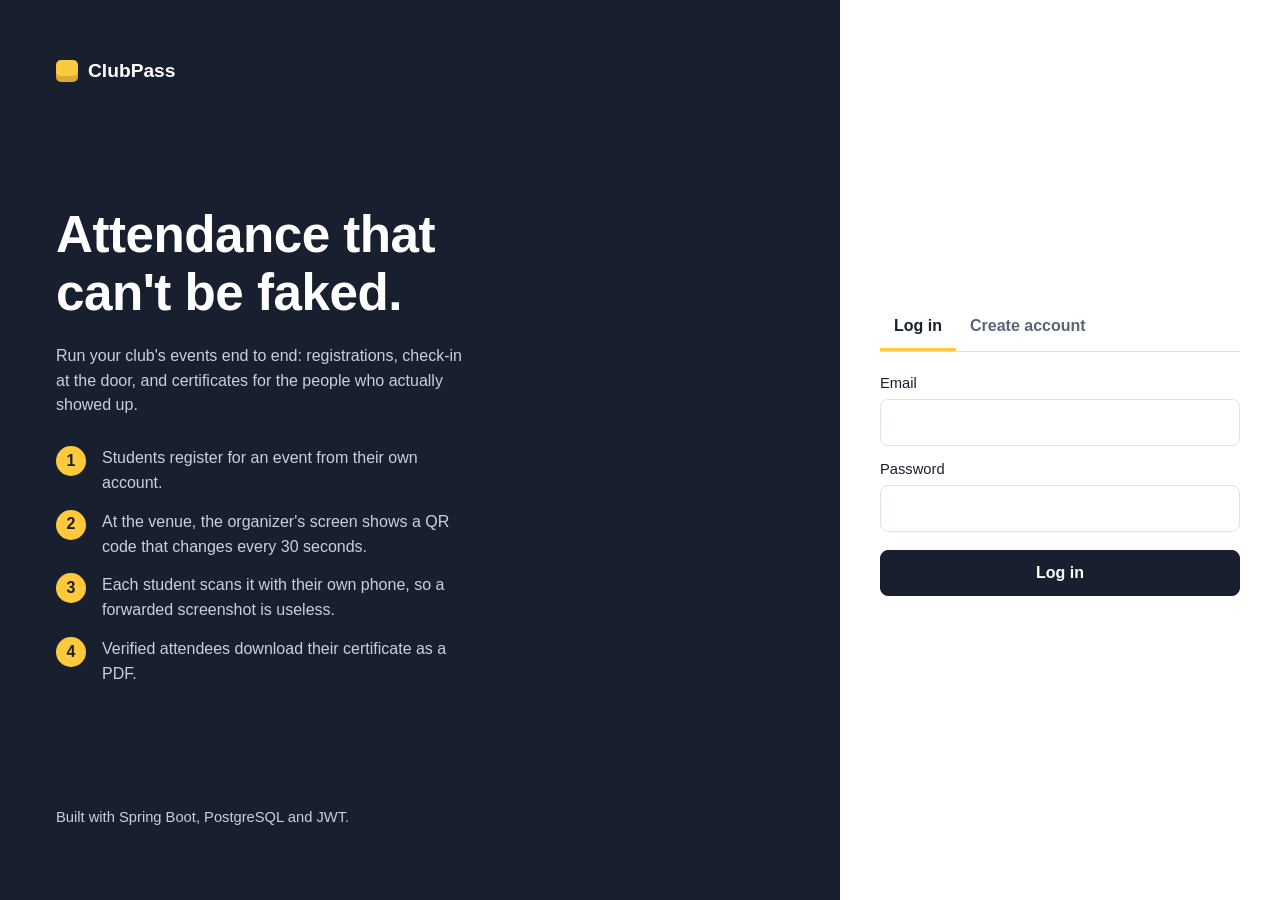
<file: src/main/resources/static/index.html>
<!DOCTYPE html>
<html lang="en">
<head>
  <meta charset="UTF-8">
  <meta http-equiv="refresh" content="0; url=login.html">
  <title>ClubPass</title>
</head>
<body>
  <a href="login.html">Open ClubPass</a>
</body>
</html>
</file>
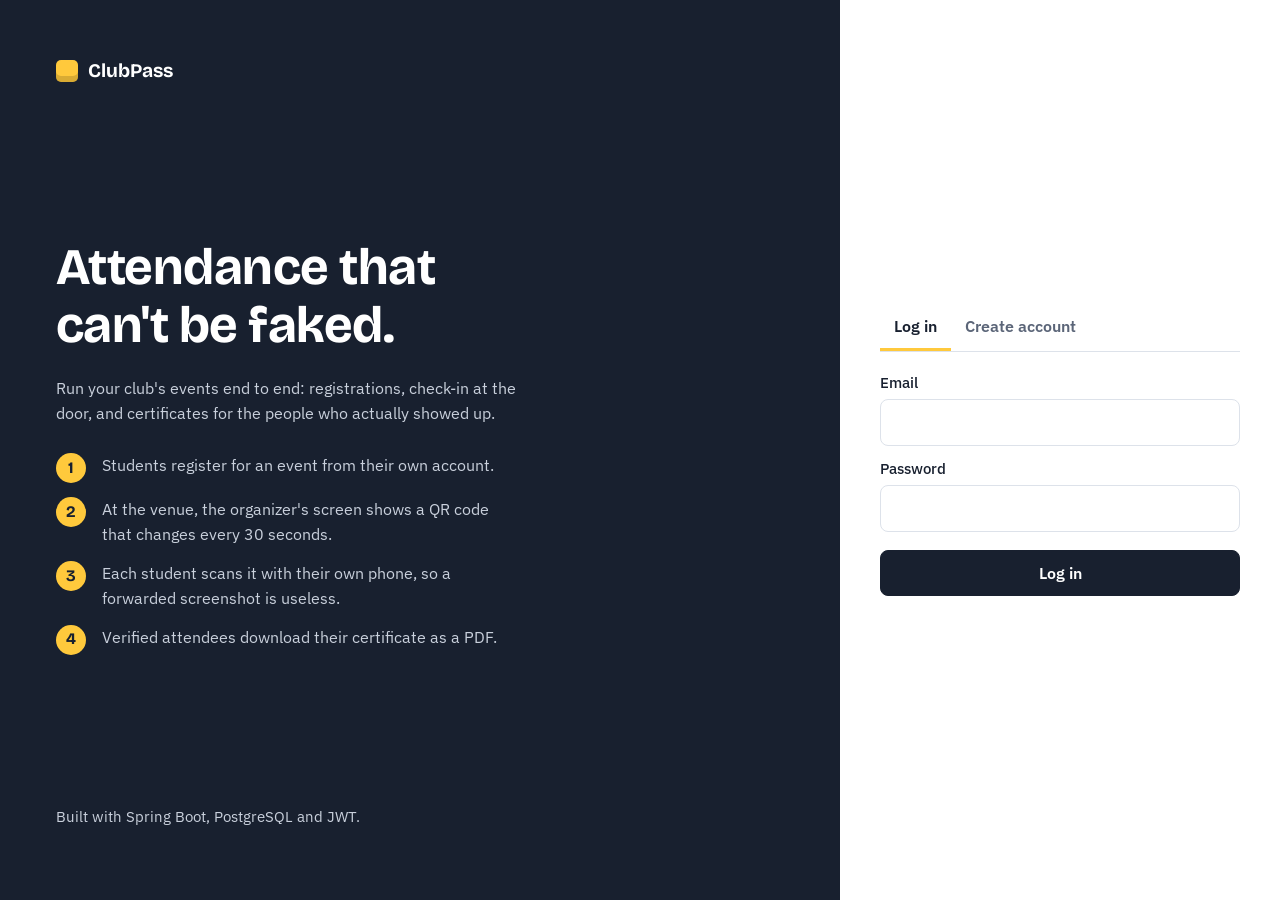
<file: src/main/resources/static/login.html>
<!DOCTYPE html>
<html lang="en">
<head>
  <meta charset="UTF-8">
  <meta name="viewport" content="width=device-width, initial-scale=1">
  <title>ClubPass · Sign in</title>
  <link rel="stylesheet" href="css/app.css">
</head>
<body>
<main class="auth">
  <section class="auth-story">
    <div class="brand"><span class="brand-mark"></span>ClubPass</div>
    <div>
      <h1>Attendance that can't be faked.</h1>
      <p>Run your club's events end to end: registrations, check-in at the door, and certificates for the people who actually showed up.</p>
      <ol class="steps">
        <li><b>1</b><span>Students register for an event from their own account.</span></li>
        <li><b>2</b><span>At the venue, the organizer's screen shows a QR code that changes every 30 seconds.</span></li>
        <li><b>3</b><span>Each student scans it with their own phone, so a forwarded screenshot is useless.</span></li>
        <li><b>4</b><span>Verified attendees download their certificate as a PDF.</span></li>
      </ol>
    </div>
    <p class="hint">Built with Spring Boot, PostgreSQL and JWT.</p>
  </section>

  <section class="auth-form">
    <div class="tabs" role="tablist">
      <button role="tab" id="tab-login" aria-selected="true">Log in</button>
      <button role="tab" id="tab-register" aria-selected="false">Create account</button>
    </div>

    <form id="login-form" novalidate>
      <label for="login-email">Email</label>
      <input id="login-email" type="email" autocomplete="email" required>
      <label for="login-password">Password</label>
      <input id="login-password" type="password" autocomplete="current-password" required>
      <button type="submit" class="full">Log in</button>
    </form>

    <form id="register-form" hidden novalidate>
      <label for="reg-name">Full name</label>
      <input id="reg-name" autocomplete="name" required>
      <label for="reg-email">Email</label>
      <input id="reg-email" type="email" autocomplete="email" required>
      <label for="reg-password">Password</label>
      <input id="reg-password" type="password" autocomplete="new-password" minlength="6" required>
      <label>I am joining as</label>
      <div class="roles">
        <label><input type="radio" name="role" value="ATTENDEE" checked>Student</label>
        <label><input type="radio" name="role" value="ORGANIZER">Club organizer</label>
      </div>
      <button type="submit" class="full">Create account</button>
    </form>

    <div id="msg" class="msg" role="alert"></div>
  </section>
</main>

<script src="js/api.js"></script>
<script>
  // Already signed in? Skip straight to the right dashboard.
  if (Session.token && Session.role) redirectByRole(Session.role);

  const msg = document.getElementById('msg');
  const tabLogin = document.getElementById('tab-login');
  const tabRegister = document.getElementById('tab-register');
  const loginForm = document.getElementById('login-form');
  const registerForm = document.getElementById('register-form');

  function showTab(register) {
    tabLogin.setAttribute('aria-selected', String(!register));
    tabRegister.setAttribute('aria-selected', String(register));
    loginForm.hidden = register;
    registerForm.hidden = !register;
    hideMsg(msg);
  }
  tabLogin.addEventListener('click', () => showTab(false));
  tabRegister.addEventListener('click', () => showTab(true));

  function redirectByRole(role) {
    window.location.replace(role === 'ORGANIZER' ? 'organizer.html' : 'attendee.html');
  }

  loginForm.addEventListener('submit', async e => {
    e.preventDefault();
    hideMsg(msg);
    try {
      const data = await api('/api/auth/login', {
        method: 'POST',
        body: {
          email: document.getElementById('login-email').value,
          password: document.getElementById('login-password').value
        }
      });
      Session.save(data);
      redirectByRole(data.role);
    } catch (err) {
      showMsg(msg, err.message);
    }
  });

  registerForm.addEventListener('submit', async e => {
    e.preventDefault();
    hideMsg(msg);
    const password = document.getElementById('reg-password').value;
    if (password.length < 6) {
      showMsg(msg, 'Use a password of at least 6 characters.');
      return;
    }
    try {
      const data = await api('/api/auth/register', {
        method: 'POST',
        body: {
          name: document.getElementById('reg-name').value,
          email: document.getElementById('reg-email').value,
          password,
          role: document.querySelector('input[name="role"]:checked').value
        }
      });
      Session.save(data);
      redirectByRole(data.role);
    } catch (err) {
      showMsg(msg, err.message);
    }
  });
</script>
</body>
</html>
</file>
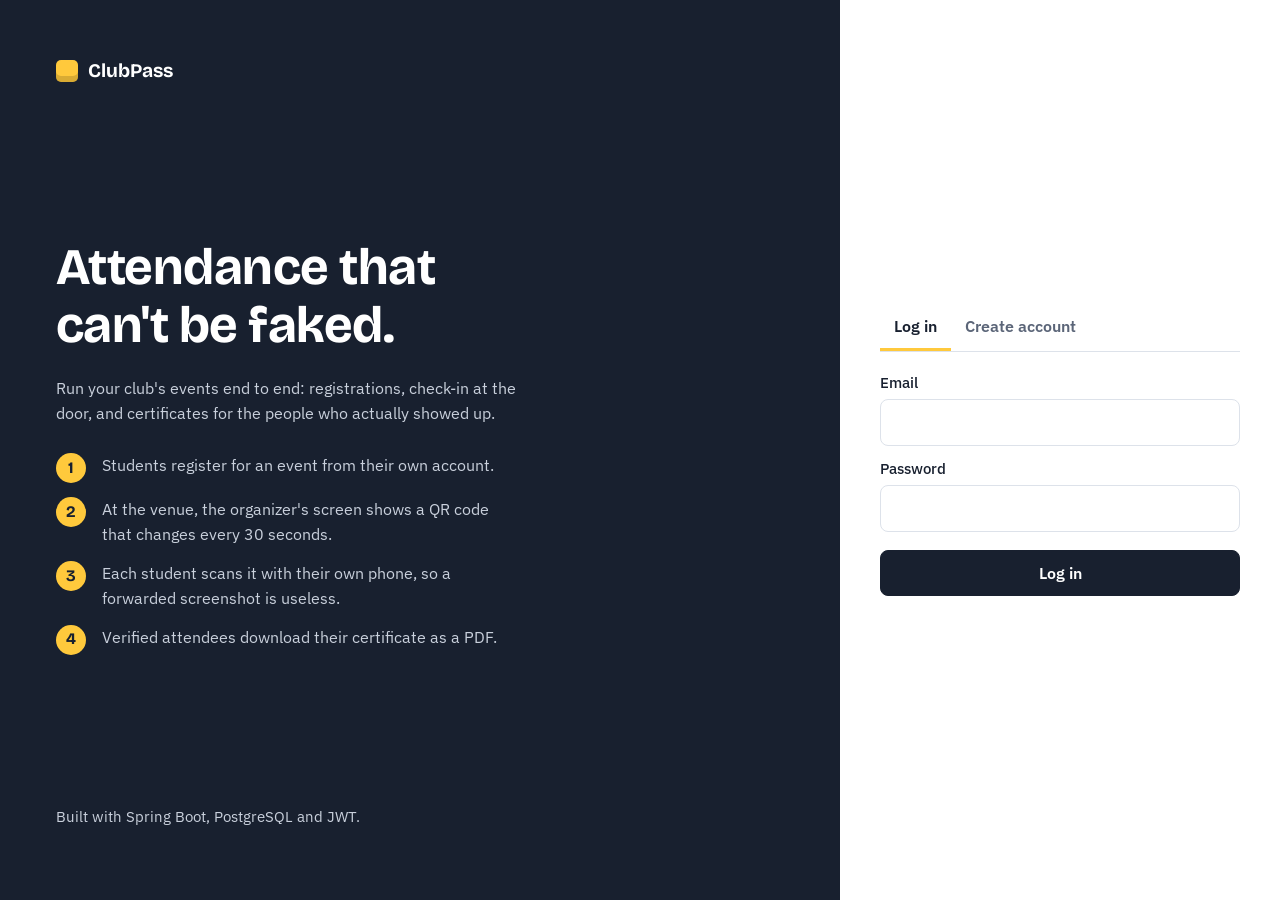
<file: src/main/resources/static/organizer.html>
<!DOCTYPE html>
<html lang="en">
<head>
  <meta charset="UTF-8">
  <meta name="viewport" content="width=device-width, initial-scale=1">
  <title>ClubPass · Organizer</title>
  <link rel="stylesheet" href="css/app.css">
</head>
<body>
<header class="topbar">
  <div class="brand"><span class="brand-mark"></span>ClubPass</div>
  <div class="who"><span>Organizer <strong id="who-name"></strong></span><button class="link" id="logout">Log out</button></div>
</header>

<main class="page">
  <div class="columns">
    <aside>
      <section class="panel">
        <h2>New club</h2>
        <form id="club-form" novalidate>
          <label for="club-name">Club name</label>
          <input id="club-name" required maxlength="255">
          <label for="club-desc">What the club does</label>
          <textarea id="club-desc" maxlength="500"></textarea>
          <button type="submit" class="full secondary">Create club</button>
        </form>
        <div id="club-msg" class="msg" role="status"></div>
      </section>

      <section class="panel">
        <h2>New event</h2>
        <form id="event-form" novalidate>
          <label for="ev-club">Club</label>
          <select id="ev-club" required></select>
          <label for="ev-title">Title</label>
          <input id="ev-title" required>
          <label for="ev-desc">Description</label>
          <textarea id="ev-desc" maxlength="1000"></textarea>
          <label for="ev-location">Venue</label>
          <input id="ev-location" required>
          <div class="row">
            <div>
              <label for="ev-date">Starts</label>
              <input id="ev-date" type="datetime-local" required>
            </div>
            <div>
              <label for="ev-cap">Seats</label>
              <input id="ev-cap" type="number" min="1" value="50" required>
            </div>
          </div>
          <button type="submit" class="full">Create event</button>
        </form>
        <div id="event-msg" class="msg" role="status"></div>
      </section>
    </aside>

    <section class="panel">
      <h2>Your events</h2>
      <p class="hint">Open the live check-in on the venue screen when the event starts. The code changes every 30 seconds.</p>
      <div id="events"></div>
    </section>
  </div>
</main>

<!-- Live check-in pass -->
<div class="pass-overlay" id="pass" role="dialog" aria-modal="true" aria-labelledby="pass-title">
  <div class="pass">
    <div class="pass-stub">
      <h2 id="pass-title"></h2>
      <p class="meta" id="pass-meta"></p>
      <div class="qr-frame"><img id="qr" alt="Live check-in QR code"></div>
      <div class="ring" aria-live="off">
        <svg width="40" height="40" viewBox="0 0 40 40">
          <circle class="track" cx="20" cy="20" r="16"></circle>
          <circle class="bar" id="ring-bar" cx="20" cy="20" r="16" stroke-dasharray="100.5" stroke-dashoffset="0"></circle>
        </svg>
        <span>New code in <span id="ring-secs">30</span>s</span>
      </div>
    </div>
    <div class="pass-body">
      <h2>Scan to check in</h2>
      <p class="hint">Students open ClubPass on their phone, tap "Check in" on this event and scan the code.</p>
      <div class="counts">
        <div><b id="count-in">0</b><span>checked in</span></div>
        <div><b id="count-reg">0</b><span>registered</span></div>
      </div>
      <ul class="roster" id="roster"></ul>
      <button class="secondary pass-close" id="pass-close">Close check-in</button>
    </div>
  </div>
</div>

<script src="js/api.js"></script>
<script>
  if (Session.require('ORGANIZER')) init();

  async function init() {
    fillTopbar();
    document.getElementById('club-form').addEventListener('submit', createClub);
    document.getElementById('event-form').addEventListener('submit', createEvent);
    document.getElementById('pass-close').addEventListener('click', closePass);
    document.addEventListener('keydown', e => { if (e.key === 'Escape') closePass(); });
    await Promise.all([loadClubs(), loadEvents()]);
  }

  // ---------- clubs ----------
  async function loadClubs() {
    const select = document.getElementById('ev-club');
    try {
      const clubs = await api('/api/clubs/mine');
      select.innerHTML = clubs.length
        ? clubs.map(c => `<option value="${c.id}">${escapeHtml(c.name)}</option>`).join('')
        : '<option value="">Create a club first</option>';
    } catch (err) {
      select.innerHTML = '<option value="">Could not load clubs</option>';
    }
  }

  async function createClub(e) {
    e.preventDefault();
    const msg = document.getElementById('club-msg');
    hideMsg(msg);
    try {
      const club = await api('/api/clubs', {
        method: 'POST',
        body: {
          name: document.getElementById('club-name').value,
          description: document.getElementById('club-desc').value
        }
      });
      e.target.reset();
      showMsg(msg, `Created ${club.name}.`, 'ok');
      await loadClubs();
      document.getElementById('ev-club').value = club.id;
    } catch (err) {
      showMsg(msg, err.message);
    }
  }

  // ---------- events ----------
  let events = [];

  async function loadEvents() {
    const box = document.getElementById('events');
    try {
      events = await api('/api/events/mine');
      if (!events.length) {
        box.innerHTML = '<p class="empty">No events yet. Create a club, then add your first event on the left.</p>';
        return;
      }
      box.innerHTML = events.map(ev => {
        const pct = Math.min(100, Math.round(ev.registeredCount / ev.capacity * 100));
        return `
        <article class="event">
          <div class="date-chip"><span class="d">${fmt.day(ev.eventDate)}</span><span class="m">${fmt.month(ev.eventDate)}</span></div>
          <div>
            <h3>${escapeHtml(ev.title)}</h3>
            <div class="meta">${escapeHtml(ev.clubName)}, ${escapeHtml(ev.location)}, ${fmt.time(ev.eventDate)}</div>
            <div class="meta">${ev.registeredCount} of ${ev.capacity} seats taken</div>
            <div class="capacity"><span style="width:${pct}%"></span></div>
          </div>
          <div class="actions">
            <button class="accent" data-live="${ev.id}">Start live check-in</button>
          </div>
        </article>`;
      }).join('');
      box.querySelectorAll('[data-live]').forEach(b =>
        b.addEventListener('click', () => openPass(Number(b.dataset.live))));
    } catch (err) {
      box.innerHTML = `<p class="empty">${escapeHtml(err.message)}</p>`;
    }
  }

  async function createEvent(e) {
    e.preventDefault();
    const msg = document.getElementById('event-msg');
    hideMsg(msg);
    const clubId = document.getElementById('ev-club').value;
    if (!clubId) { showMsg(msg, 'Create a club before adding events.'); return; }
    const date = document.getElementById('ev-date').value;
    if (!date) { showMsg(msg, 'Pick when the event starts.'); return; }
    try {
      const ev = await api('/api/events', {
        method: 'POST',
        body: {
          clubId: Number(clubId),
          title: document.getElementById('ev-title').value,
          description: document.getElementById('ev-desc').value,
          location: document.getElementById('ev-location').value,
          eventDate: date.length === 16 ? date + ':00' : date,
          capacity: Number(document.getElementById('ev-cap').value)
        }
      });
      e.target.reset();
      document.getElementById('ev-cap').value = 50;
      await loadClubs();
      showMsg(msg, `Created ${ev.title}.`, 'ok');
      await loadEvents();
    } catch (err) {
      showMsg(msg, err.message);
    }
  }

  // ---------- live check-in pass ----------
  const RING = 100.5; // circumference for r=16
  let liveEventId = null, qrTimer = null, tickTimer = null, rosterTimer = null;
  let secondsLeft = 30, windowSecs = 30, seen = new Set();

  async function openPass(eventId) {
    const ev = events.find(x => x.id === eventId);
    liveEventId = eventId;
    seen = new Set();
    document.getElementById('pass-title').textContent = ev ? ev.title : 'Live check-in';
    document.getElementById('pass-meta').textContent = ev ? `${ev.clubName}, ${ev.location}` : '';
    document.getElementById('roster').innerHTML = '';
    document.getElementById('pass').classList.add('show');
    document.getElementById('pass-close').focus();
    await refreshQr();
    await refreshRoster();
    tickTimer = setInterval(tick, 1000);
    rosterTimer = setInterval(refreshRoster, 4000);
  }

  function closePass() {
    if (!liveEventId) return;
    clearTimeout(qrTimer); clearInterval(tickTimer); clearInterval(rosterTimer);
    liveEventId = null;
    document.getElementById('pass').classList.remove('show');
    document.getElementById('qr').removeAttribute('src');
    loadEvents();
  }

  async function refreshQr() {
    if (!liveEventId) return;
    try {
      const res = await api(`/api/events/${liveEventId}/live-qr-image`, { raw: true });
      secondsLeft = Number(res.headers.get('X-Expires-In')) || 30;
      const blob = await res.blob();
      const img = document.getElementById('qr');
      if (img.src) URL.revokeObjectURL(img.src);
      img.src = URL.createObjectURL(blob);
      paintRing();
      // fetch the next code right after this one rotates
      clearTimeout(qrTimer);
      qrTimer = setTimeout(refreshQr, secondsLeft * 1000 + 300);
    } catch (err) {
      alert(err.message);
      closePass();
    }
  }

  function tick() {
    secondsLeft = Math.max(0, secondsLeft - 1);
    paintRing();
  }

  function paintRing() {
    document.getElementById('ring-secs').textContent = secondsLeft;
    document.getElementById('ring-bar').style.strokeDashoffset = RING * (1 - secondsLeft / windowSecs);
  }

  async function refreshRoster() {
    if (!liveEventId) return;
    try {
      const people = await api(`/api/events/${liveEventId}/attendees`);
      const inList = people.filter(p => p.attended)
        .sort((a, b) => new Date(b.attendedAt) - new Date(a.attendedAt));
      document.getElementById('count-in').textContent = inList.length;
      document.getElementById('count-reg').textContent = people.length;
      document.getElementById('roster').innerHTML = inList.length
        ? inList.map(p => `<li class="${seen.has(p.registrationId) ? '' : 'new'}">
              <span>${escapeHtml(p.name)}</span><span class="meta">${fmt.time(p.attendedAt)}</span></li>`).join('')
        : '<li><span class="meta">Check-ins will appear here as students scan.</span></li>';
      inList.forEach(p => seen.add(p.registrationId));
    } catch (_) { /* keep the last roster on a transient error */ }
  }
</script>
</body>
</html>
</file>
<file: src/main/resources/static/css/app.css>
@import url('https://fonts.googleapis.com/css2?family=Bricolage+Grotesque:opsz,wght@12..96,500;12..96,700&family=IBM+Plex+Sans:wght@400;500;600&display=swap');

:root {
  --ink: #18202f;
  --ink-soft: #5b6578;
  --paper: #f3f5f8;
  --surface: #ffffff;
  --line: #dde2ea;
  --band: #ffc93c;        /* wristband yellow: the one accent */
  --band-deep: #8a6400;
  --ok: #1e7a50;
  --ok-bg: #e4f4ec;
  --bad: #b23a26;
  --bad-bg: #fbe9e5;
  --radius: 10px;
  --display: 'Bricolage Grotesque', 'Segoe UI', sans-serif;
  --body: 'IBM Plex Sans', 'Segoe UI', sans-serif;
}

* { box-sizing: border-box; }

html, body { margin: 0; }

body {
  font-family: var(--body);
  font-size: 16px;
  line-height: 1.55;
  color: var(--ink);
  background: var(--paper);
}

h1, h2, h3 {
  font-family: var(--display);
  font-weight: 700;
  line-height: 1.15;
  margin: 0 0 .4em;
  letter-spacing: -0.01em;
}
h1 { font-size: 2.1rem; }
h2 { font-size: 1.4rem; }
h3 { font-size: 1.1rem; }

p { margin: 0 0 1em; }

a { color: var(--ink); }

:focus-visible { outline: 3px solid var(--band); outline-offset: 2px; }

/* ---------- top bar ---------- */
.topbar {
  display: flex;
  align-items: center;
  justify-content: space-between;
  gap: 16px;
  padding: 14px 24px;
  background: var(--ink);
  color: #fff;
}
.brand {
  font-family: var(--display);
  font-weight: 700;
  font-size: 1.2rem;
  display: flex;
  align-items: center;
  gap: 10px;
}
.brand-mark {
  width: 22px; height: 22px;
  border-radius: 5px;
  background: var(--band);
  box-shadow: inset 0 -6px 0 rgba(0,0,0,.15);
}
.who { display: flex; align-items: center; gap: 14px; font-size: .95rem; color: #c9d0dc; }
.who strong { color: #fff; font-weight: 500; }

/* ---------- layout ---------- */
.page { max-width: 1080px; margin: 0 auto; padding: 32px 24px 64px; }
.columns { display: grid; grid-template-columns: 340px 1fr; gap: 32px; align-items: start; }
.columns.even { grid-template-columns: 1fr 1fr; }
@media (max-width: 860px) { .columns, .columns.even { grid-template-columns: 1fr; } }

.panel {
  background: var(--surface);
  border: 1px solid var(--line);
  border-radius: var(--radius);
  padding: 22px;
  margin-bottom: 24px;
}
.panel > h2 { margin-bottom: 14px; }
.hint { color: var(--ink-soft); font-size: .92rem; }

/* ---------- forms ---------- */
label { display: block; font-weight: 500; font-size: .92rem; margin: 12px 0 4px; }
input, select, textarea {
  width: 100%;
  font: inherit;
  padding: 10px 12px;
  border: 1px solid var(--line);
  border-radius: 8px;
  background: #fff;
  color: var(--ink);
}
input:focus, select:focus, textarea:focus { outline: none; border-color: var(--ink); box-shadow: 0 0 0 3px rgba(255,201,60,.55); }
textarea { resize: vertical; min-height: 70px; }
.row { display: grid; grid-template-columns: 1fr 1fr; gap: 12px; }

button, .btn {
  font: inherit;
  font-weight: 600;
  border: 1px solid var(--ink);
  background: var(--ink);
  color: #fff;
  border-radius: 8px;
  padding: 10px 16px;
  cursor: pointer;
  text-decoration: none;
  display: inline-block;
}
button:hover { background: #2a3550; }
button.secondary { background: #fff; color: var(--ink); }
button.secondary:hover { background: var(--paper); }
button.accent { background: var(--band); border-color: var(--band-deep); color: var(--ink); }
button.accent:hover { background: #ffd666; }
button.link { background: none; border: none; color: #c9d0dc; padding: 0; text-decoration: underline; font-weight: 500; }
button:disabled { opacity: .5; cursor: not-allowed; }
.full { width: 100%; margin-top: 18px; }

/* ---------- messages ---------- */
.msg { margin-top: 12px; padding: 10px 12px; border-radius: 8px; font-size: .94rem; display: none; }
.msg.show { display: block; }
.msg.error { background: var(--bad-bg); color: var(--bad); }
.msg.ok { background: var(--ok-bg); color: var(--ok); }

/* ---------- event list ---------- */
.event {
  display: grid;
  grid-template-columns: 74px 1fr auto;
  gap: 18px;
  align-items: center;
  padding: 16px 0;
  border-top: 1px solid var(--line);
}
.event:first-of-type { border-top: none; }
.date-chip {
  text-align: center;
  border: 2px solid var(--ink);
  border-radius: 8px;
  padding: 6px 0;
  line-height: 1.1;
}
.date-chip .d { font-family: var(--display); font-size: 1.6rem; font-weight: 700; display: block; }
.date-chip .m { font-size: .8rem; color: var(--ink-soft); }
.event h3 { margin: 0 0 2px; }
.meta { color: var(--ink-soft); font-size: .92rem; }
.actions { display: flex; gap: 8px; flex-wrap: wrap; justify-content: flex-end; }
@media (max-width: 600px) {
  .event { grid-template-columns: 60px 1fr; }
  .actions { grid-column: 1 / -1; justify-content: flex-start; }
}

.tag { display: inline-block; font-size: .82rem; font-weight: 600; padding: 3px 9px; border-radius: 99px; }
.tag.ok { background: var(--ok-bg); color: var(--ok); }
.tag.wait { background: #eef1f6; color: var(--ink-soft); }
.tag.full { background: var(--bad-bg); color: var(--bad); }

.capacity { height: 5px; background: #eef1f6; border-radius: 3px; margin-top: 8px; max-width: 220px; overflow: hidden; }
.capacity > span { display: block; height: 100%; background: var(--ink); }

.empty { color: var(--ink-soft); padding: 18px 0 6px; }

/* ---------- the live pass (the one bold element) ---------- */
.pass-overlay {
  position: fixed; inset: 0;
  background: rgba(24,32,47,.86);
  display: none;
  align-items: center; justify-content: center;
  padding: 20px;
  z-index: 50;
  overflow-y: auto;
}
.pass-overlay.show { display: flex; }
.pass {
  width: min(960px, 100%);
  background: var(--surface);
  border-radius: 16px;
  display: grid;
  grid-template-columns: minmax(0, 1.1fr) minmax(0, 1fr);
  overflow: hidden;
}
@media (max-width: 820px) { .pass { grid-template-columns: 1fr; } }
.pass-stub {
  background: var(--band);
  padding: 28px;
  position: relative;
  display: flex; flex-direction: column; align-items: center;
}
/* perforated edge between stub and body, like a tear-off ticket */
.pass-stub::after {
  content: '';
  position: absolute; top: 0; right: -9px; bottom: 0; width: 18px;
  background: radial-gradient(circle at 9px 12px, var(--surface) 6px, transparent 6.5px) 0 0 / 18px 24px repeat-y;
}
@media (max-width: 820px) { .pass-stub::after { display: none; } }
.pass-stub h2 { font-size: 1.5rem; text-align: center; margin-bottom: 4px; }
.pass-stub .meta { color: #4a3a00; text-align: center; margin-bottom: 18px; }
.qr-frame { position: relative; width: min(340px, 100%); aspect-ratio: 1; }
.qr-frame img { width: 100%; height: 100%; background: #fff; border-radius: 10px; padding: 10px; display: block; }
.ring { display: flex; align-items: center; gap: 12px; margin-top: 18px; font-weight: 600; }
.ring svg { transform: rotate(-90deg); }
.ring circle { fill: none; stroke-width: 5; }
.ring .track { stroke: rgba(24,32,47,.18); }
.ring .bar { stroke: var(--ink); stroke-linecap: round; transition: stroke-dashoffset 1s linear; }
.pass-body { padding: 28px; display: flex; flex-direction: column; min-height: 0; }
.pass-body .counts { display: flex; gap: 28px; margin: 6px 0 16px; }
.pass-body .counts b { font-family: var(--display); font-size: 2.2rem; display: block; line-height: 1; }
.pass-body .counts span { color: var(--ink-soft); font-size: .9rem; }
.roster { list-style: none; margin: 0; padding: 0; overflow-y: auto; max-height: 340px; border-top: 1px solid var(--line); }
.roster li { display: flex; justify-content: space-between; gap: 10px; padding: 9px 0; border-bottom: 1px solid var(--line); font-size: .95rem; }
.roster li.new { animation: arrive 1.2s ease-out; }
@keyframes arrive { from { background: rgba(255,201,60,.5); } to { background: transparent; } }
.pass-close { margin-top: 18px; align-self: flex-start; }

/* ---------- scanner sheet ---------- */
.scanner { margin-top: 14px; }
#reader { width: 100%; max-width: 420px; border-radius: 10px; overflow: hidden; }
.scanner-tools { display: flex; gap: 8px; flex-wrap: wrap; margin-top: 10px; }

/* ---------- auth page ---------- */
.auth {
  min-height: 100vh;
  display: grid;
  grid-template-columns: 1fr minmax(320px, 440px);
}
@media (max-width: 860px) { .auth { grid-template-columns: 1fr; } .auth-story { display: none; } }
.auth-story {
  background: var(--ink);
  color: #fff;
  padding: 56px;
  display: flex; flex-direction: column; justify-content: space-between;
}
.auth-story h1 { font-size: clamp(2.2rem, 4vw, 3.4rem); max-width: 14ch; }
.auth-story p { color: #c9d0dc; max-width: 46ch; }
.steps { list-style: none; padding: 0; margin: 28px 0 0; display: grid; gap: 14px; max-width: 46ch; }
.steps li { display: grid; grid-template-columns: 34px 1fr; gap: 12px; color: #c9d0dc; }
.steps li b { color: var(--ink); background: var(--band); border-radius: 50%; width: 30px; height: 30px; display: grid; place-items: center; font-family: var(--display); }
.auth-form { padding: 56px 40px; background: var(--surface); display: flex; flex-direction: column; justify-content: center; }
.tabs { display: flex; border-bottom: 1px solid var(--line); margin-bottom: 8px; }
.tabs button { background: none; color: var(--ink-soft); border: none; border-bottom: 3px solid transparent; border-radius: 0; padding: 10px 14px; }
.tabs button[aria-selected="true"] { color: var(--ink); border-bottom-color: var(--band); }
.roles { display: grid; grid-template-columns: 1fr 1fr; gap: 10px; }
.roles label { margin: 0; border: 1px solid var(--line); border-radius: 8px; padding: 10px 12px; cursor: pointer; font-weight: 500; }
.roles input { width: auto; margin-right: 6px; }
.roles label:has(input:checked) { border-color: var(--ink); background: #fffbea; }
[hidden] { display: none !important; }

@media (prefers-reduced-motion: reduce) {
  * { animation: none !important; transition: none !important; }
}
</file>
